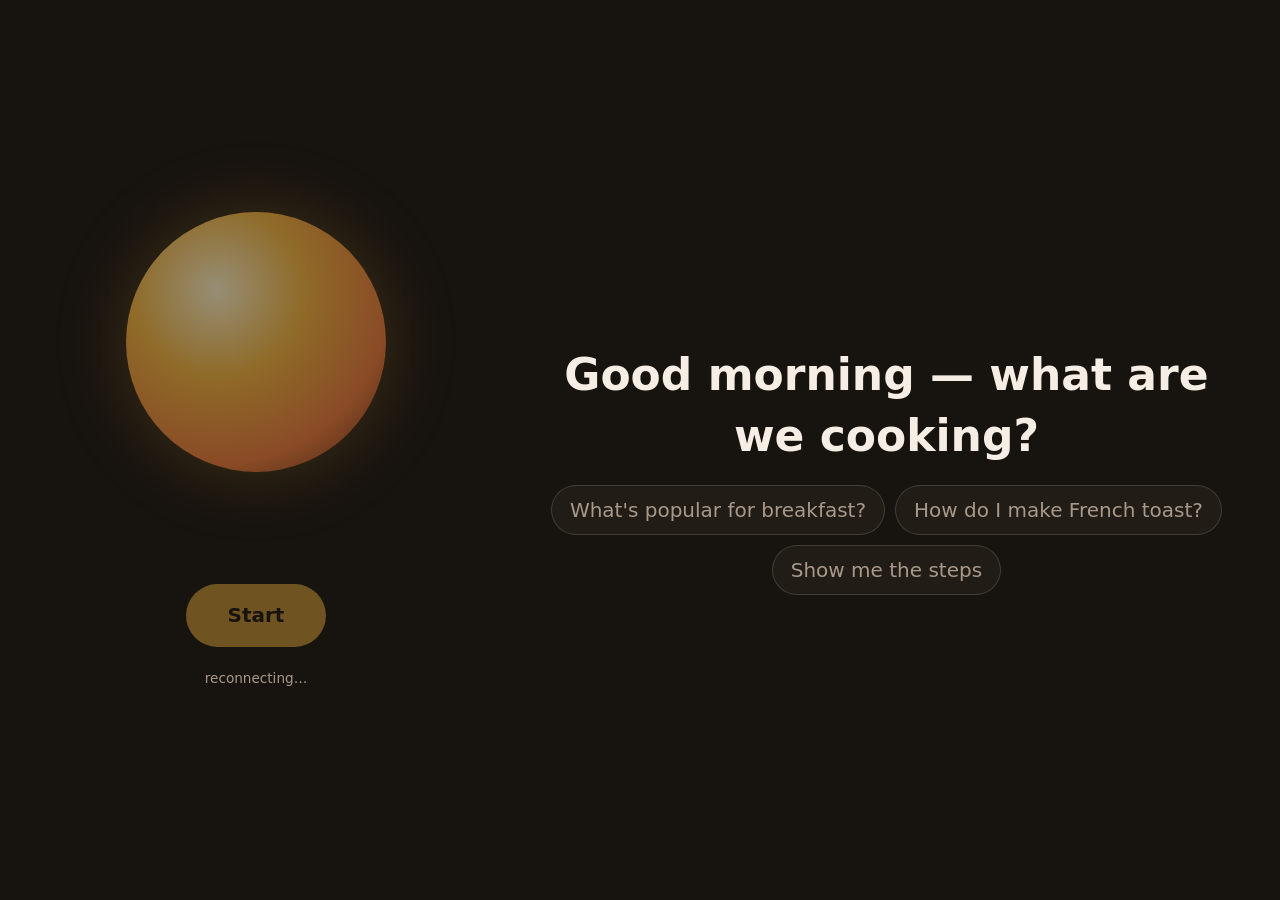
<file: web/index.html>
<!doctype html>
<html lang="en">
<head>
  <meta charset="utf-8">
  <meta name="viewport" content="width=device-width, initial-scale=1">
  <title>Breakfast voice agent</title>
  <link rel="icon" href="data:,">
  <link rel="stylesheet" href="style.css">
  <link rel="stylesheet" href="views.css">
  <script src="https://www.youtube.com/iframe_api"></script>
</head>
<body>
  <div id="caption"></div>
  <div><button id="talk" disabled>Start</button></div>
  <div id="status">connecting…</div>
  <script src="views.js"></script>
  <script src="ui.js"></script>
  <script src="app.js"></script>
</body>
</html>
</file>
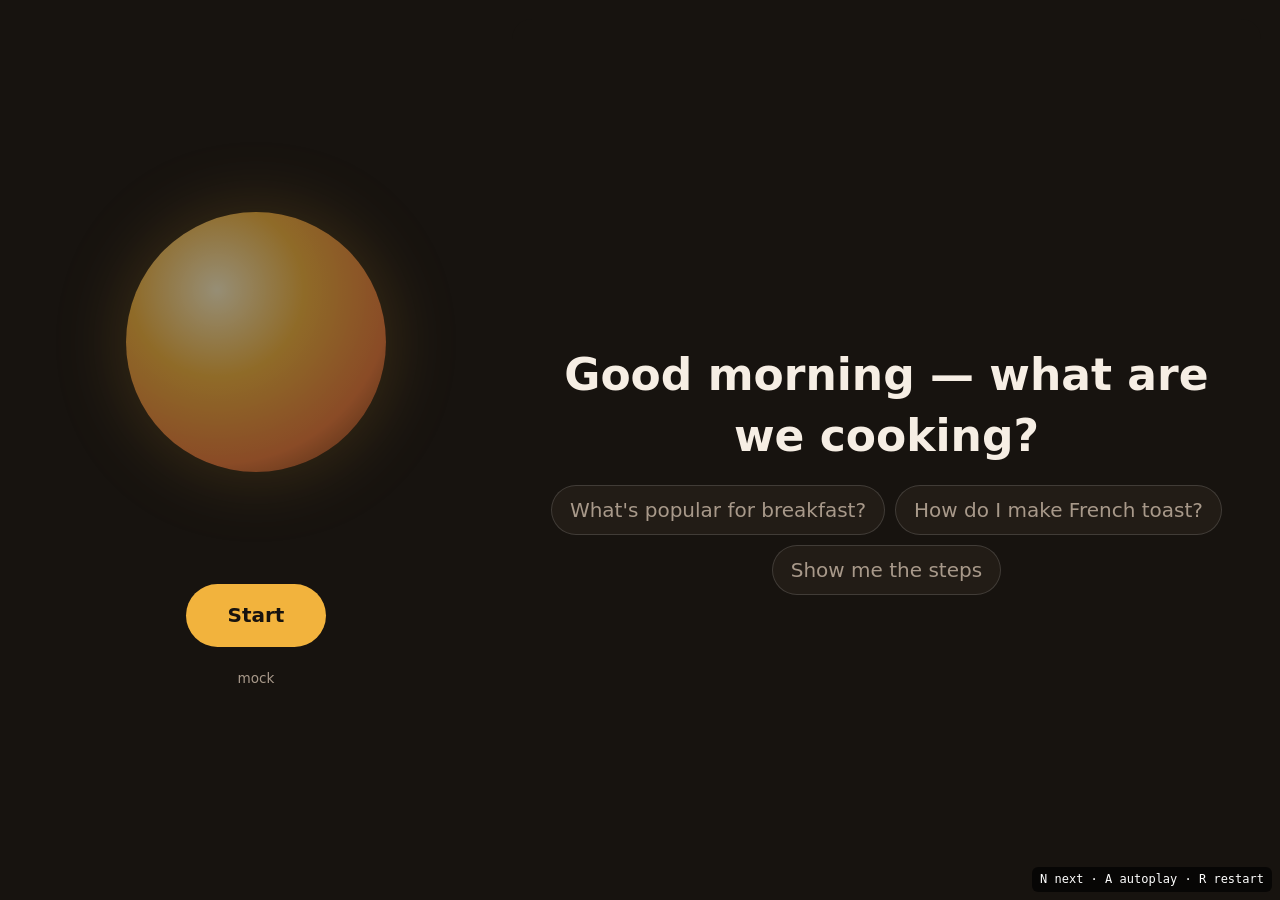
<file: web/mock.html>
<!doctype html>
<html lang="en">
<head>
  <meta charset="utf-8">
  <meta name="viewport" content="width=device-width, initial-scale=1">
  <title>Breakfast voice agent (mock)</title>
  <link rel="icon" href="data:,">
  <link rel="stylesheet" href="style.css">
  <link rel="stylesheet" href="views.css">
  <style>
    #mock-hint { position: fixed; right: 8px; bottom: 8px; z-index: 99; padding: 4px 8px; border-radius: 6px;
                 background: #000a; color: #fff; font: 12px/1.4 monospace; pointer-events: none; }
  </style>
  <script src="https://www.youtube.com/iframe_api"></script>
</head>
<body>
  <div id="caption"></div>
  <div><button id="talk">Start</button></div>
  <div id="status">mock</div>
  <div id="metrics"></div>
  <div id="mock-hint">N next · A autoplay · R restart</div>
  <script src="views.js"></script>
  <script src="ui.js"></script>
  <script src="mock.js"></script>
</body>
</html>
</file>
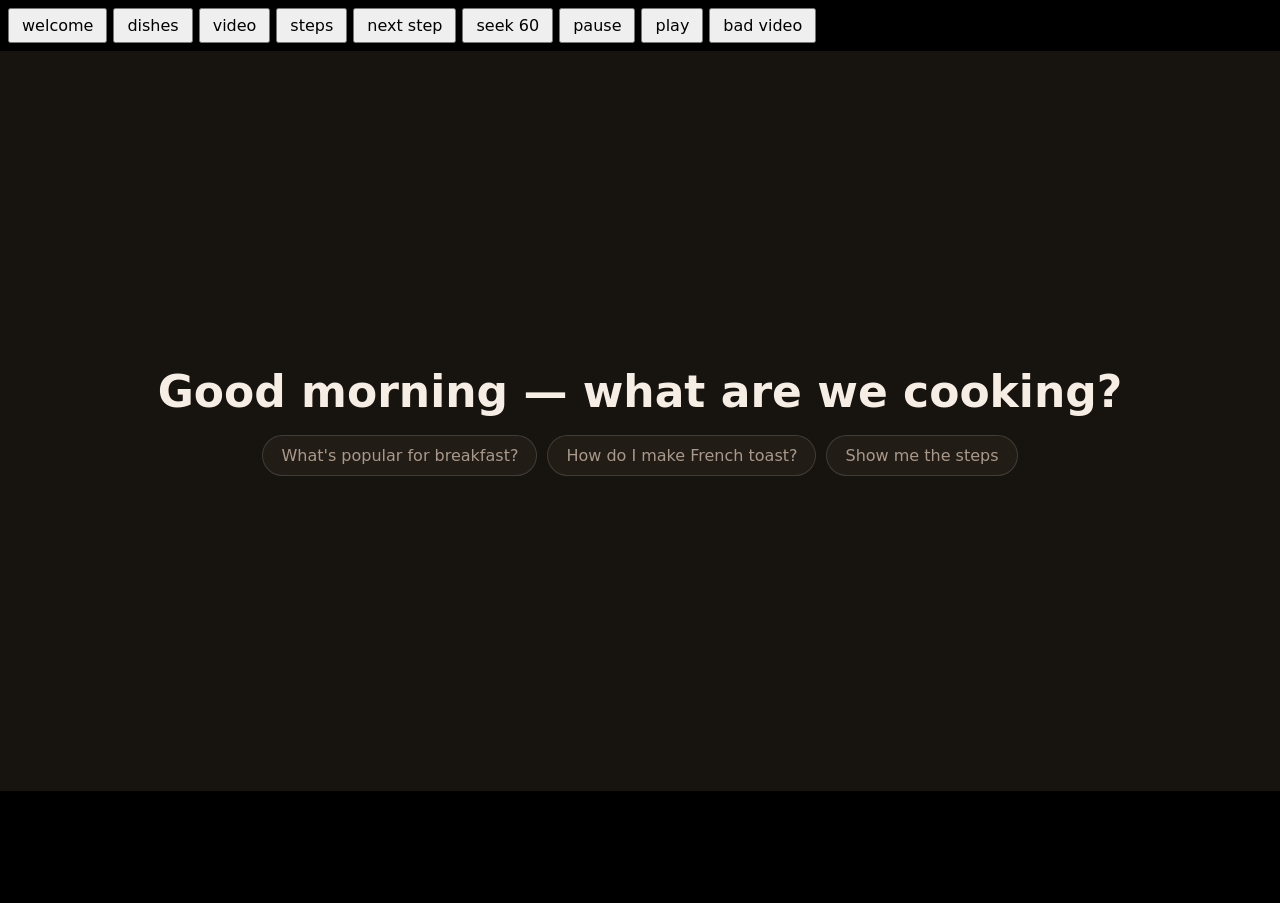
<file: web/views-dev.html>
<!doctype html>
<html lang="en">
<head>
  <meta charset="utf-8">
  <meta name="viewport" content="width=device-width, initial-scale=1">
  <title>views dev harness</title>
  <style>
    :root { --bg: #17130f; --panel: #221c16; --ink: #f6eee4; --muted: #a8998a;
            --accent: #f2b33d; --accent-2: #e8793a; --radius: 20px;
            --font: "Inter", system-ui, sans-serif; --step-size: 34px; }
    body { margin: 0; background: var(--bg); color: var(--ink); font-family: var(--font); }
    #bar { display: flex; flex-wrap: wrap; gap: 6px; padding: 8px; background: #000; }
    #bar button { font: inherit; padding: 6px 12px; cursor: pointer; }
    #stage { height: calc(100vh - 160px); }
    #log { height: 100px; overflow-y: auto; margin: 0; padding: 6px 8px; font: 12px/1.4 monospace; background: #000; color: #9f9; }
  </style>
  <link rel="stylesheet" href="views.css">
  <script src="https://www.youtube.com/iframe_api"></script>
  <script src="views.js"></script>
</head>
<body>
  <div id="bar"></div>
  <section id="stage"></section>
  <pre id="log"></pre>
  <script>
    const log = (s) => { const L = document.getElementById("log"); L.textContent += s + "\n"; L.scrollTop = 1e9; };
    Views.mount(document.getElementById("stage"));
    Views.onAction = (a) => log("onAction " + JSON.stringify(a));
    window.onerror = (m) => log("ERROR " + m);
    fetch("../fixtures/demo.json").then((r) => r.json()).then((d) => {
      let step = 0;
      const btns = {
        welcome: () => Views.show({ type: "view", view: "welcome" }),
        dishes: () => Views.show({ type: "view", view: "dishes", meals: d.meals }),
        video: () => Views.show({ type: "view", ...d.video }),
        steps: () => Views.show({ type: "view", ...d.steps }),
        "next step": () => Views.control({ type: "control", name: "goto_step", index: ++step % d.steps.steps.length }),
        "seek 60": () => Views.control({ type: "control", name: "video", cmd: "seek", t: 60 }),
        pause: () => Views.control({ type: "control", name: "video", cmd: "pause" }),
        play: () => Views.control({ type: "control", name: "video", cmd: "play" }),
        "bad video": () => Views.show({ type: "view", view: "video", dish: "Broken", main: { id: "xxxxxxxxxxx", title: "bad", thumb: d.video.main.thumb }, alternates: [] }),
      };
      for (const [k, f] of Object.entries(btns)) {
        const b = document.createElement("button"); b.textContent = k;
        b.onclick = () => { log("> " + k); f(); }; document.getElementById("bar").append(b);
      }
    });
  </script>
</body>
</html>
</file>
<file: web/style.css>
:root {
  --bg:#17130f; --panel:#221c16; --ink:#f6eee4; --muted:#a8998a; --accent:#f2b33d; --accent-2:#e8793a;
  --radius:20px; --step-size:34px; --level:0;
}
html body { display:block; margin:0; min-height:100vh; text-align:left; background:var(--bg); color:var(--ink);
  font:20px/1.4 system-ui, sans-serif; }

.ui { display:grid; grid-template-columns:minmax(0,40fr) minmax(0,60fr); height:100vh; overflow:hidden; }
.ui-left { display:flex; flex-direction:column; align-items:center; justify-content:center; gap:1.4rem;
  padding:2rem; box-sizing:border-box; text-align:center; min-width:0; }
.ui-stage { position:relative; min-height:520px; height:auto; margin:1.2rem 1.2rem 1.2rem 0; background:var(--panel);
  border-radius:var(--radius); overflow:hidden; }

/* orb */
.orb { width:min(22vw, 260px); aspect-ratio:1; border-radius:50%; flex:none;
  background:radial-gradient(circle at 35% 30%, #fff3c9 0%, var(--accent) 35%, var(--accent-2) 70%, #5a2a12 100%);
  box-shadow:0 0 60px 10px rgba(242,179,61,.25); opacity:.55; animation:breathe 4s ease-in-out infinite;
  transition:opacity .4s, box-shadow .4s, filter .4s; }
body[data-state=listening] .orb, body[data-state=hearing] .orb {
  opacity:1; box-shadow:0 0 90px 20px rgba(242,179,61,.45); animation-duration:1.6s; }
body[data-state=hearing] .orb { filter:brightness(1.15); }
body[data-state=thinking] .orb { opacity:.85; animation:swirl 2.4s linear infinite;
  background:conic-gradient(from 0deg, var(--accent), var(--accent-2), #fff3c9, var(--accent)); }
body[data-state=speaking] .orb { opacity:1; animation:none; transition:transform 60ms linear;
  transform:scale(calc(1 + var(--level) * .18));
  box-shadow:0 0 calc(60px + var(--level) * 80px) calc(10px + var(--level) * 25px) rgba(242,179,61,.5); }
@keyframes breathe { 50% { transform:scale(1.05); } }
@keyframes swirl { to { transform:rotate(360deg); } }

/* video avatar (falls back to .orb above if the video fails) */
.avatar-wrap { width:78%; max-width:560px; aspect-ratio:1280/704; flex:none; border-radius:28px; overflow:hidden;
  box-shadow:0 0 50px 6px rgba(242,179,61,.18); outline:3px solid transparent; outline-offset:4px;
  transition:box-shadow .4s, outline-color .4s, filter .4s, transform 60ms linear; filter:brightness(.8); }
.avatar { display:block; width:100%; height:100%; object-fit:cover; }
body[data-state=listening] .avatar-wrap, body[data-state=hearing] .avatar-wrap {
  filter:none; outline-color:var(--accent); box-shadow:0 0 70px 12px rgba(242,179,61,.35); }
body[data-state=thinking] .avatar-wrap { filter:brightness(.92); animation:ring 1.4s ease-in-out infinite; }
body[data-state=speaking] .avatar-wrap { filter:none; transform:scale(calc(1 + var(--level) * .04));
  box-shadow:0 0 calc(50px + var(--level) * 60px) calc(6px + var(--level) * 16px) rgba(242,179,61,calc(.25 + var(--level) * .45)); }
@keyframes ring { 50% { outline-color:var(--accent-2); box-shadow:0 0 80px 16px rgba(232,121,58,.4); } }

/* existing controls */
.ui #caption { min-height:3em; max-width:32rem; font-size:1.4rem; color:var(--ink); }
.ui #talk { font:inherit; font-weight:600; padding:1.1rem 2.6rem; border-radius:999px; border:0; cursor:pointer;
  background:var(--accent); color:var(--bg); user-select:none; touch-action:none; transition:transform .15s, background .15s; }
.ui #talk:disabled { opacity:.4; cursor:default; }
.ui #talk.on { background:#ffd27a; transform:scale(1.05); }
.ui #status { font-size:.85rem; color:var(--muted); font-variant-numeric:tabular-nums; }

@media (max-width:900px) {
  .ui { grid-template-columns:minmax(0,1fr); grid-template-rows:auto 1fr; height:auto; min-height:100vh; overflow:visible; }
  .ui-left { flex-direction:row; flex-wrap:wrap; padding:.8rem 1rem; gap:.8rem; }
  .orb { width:56px; }
  .avatar-wrap { width:120px; border-radius:14px; }
  .ui #caption { min-height:0; font-size:1rem; flex:1 1 12rem; text-align:left; }
  .ui #talk { padding:.7rem 1.6rem; }
  .ui-stage { margin:0 .6rem .6rem; }
}
</file>
<file: web/views.css>
/* Stage views. Tokens come from style.css :root; fallbacks here in case they're missing. */
.vw-stage {
  position: relative; overflow: hidden; min-height: 520px; height: 100%;
  background: var(--bg, #17130f); color: var(--ink, #f6eee4);
  font-family: var(--font, "Inter", system-ui, sans-serif);
}
.vw-pane {
  position: absolute; inset: 0; overflow-y: auto; box-sizing: border-box;
  padding: clamp(16px, 3vw, 40px);
  display: flex; flex-direction: column; gap: 18px;
  opacity: 0; visibility: hidden; transform: translateX(40px);
  transition: opacity .35s ease, transform .45s ease, visibility 0s .45s;
}
.vw-pane.active { opacity: 1; visibility: visible; transform: none; transition: opacity .35s ease, transform .45s ease; }
.vw-pane.left { transform: translateX(-60px) scale(.85); }   /* video shrinks away when steps come in */

.vw-title { margin: 0; font-size: 26px; font-weight: 700; }
.vw-sub, .vw-hint { color: var(--muted, #a8998a); font-size: 14px; margin: 0; }

.vw-stage button { font: inherit; color: inherit; }
.vw-chip {
  border: 1px solid rgba(255,255,255,.14); background: var(--panel, #221c16);
  padding: 10px 18px; border-radius: 999px; cursor: pointer; transition: background .2s, border-color .2s;
}
.vw-chip:hover { border-color: var(--accent, #f2b33d); }

/* welcome */
.vw-welcome { justify-content: center; align-items: center; text-align: center; }
.vw-greet { font-size: clamp(28px, 4vw, 44px); margin: 0; }
.vw-chips { display: flex; flex-wrap: wrap; gap: 10px; justify-content: center; }
.vw-welcome .vw-chip { color: var(--muted, #a8998a); }

/* dishes */
.vw-cards { display: grid; grid-template-columns: repeat(3, 1fr); gap: 18px; }
.vw-card {
  text-align: left; padding: 0; border: 2px solid transparent; cursor: pointer; overflow: hidden;
  background: var(--panel, #221c16); border-radius: var(--radius, 20px);
  animation: vw-in .45s ease both;
  transition: transform .3s ease, opacity .3s ease, border-color .3s ease;
}
.vw-card:hover { transform: translateY(-3px); }
.vw-card.selected { border-color: var(--accent, #f2b33d); transform: scale(1.04); }
.vw-card.faded { opacity: .35; }
.vw-img {
  aspect-ratio: 4 / 3; overflow: hidden;
  background: linear-gradient(135deg, var(--accent, #f2b33d), var(--accent-2, #e8793a));
}
.vw-img img { width: 100%; height: 100%; object-fit: cover; display: block; }
.vw-card-body { padding: 14px 16px 18px; }
.vw-card-name { margin: 0 0 6px; font-size: 20px; }
.vw-card-meta { color: var(--accent, #f2b33d); font-size: 13px; margin-bottom: 6px; }
.vw-card-desc {
  margin: 0; color: var(--muted, #a8998a); font-size: 14px; line-height: 1.45;
  display: -webkit-box; -webkit-line-clamp: 3; -webkit-box-orient: vertical; overflow: hidden;
}
@keyframes vw-in { from { opacity: 0; transform: translateY(24px); } }

/* video */
.vw-player {
  position: relative; aspect-ratio: 16 / 9; width: 100%; background: #000;
  border-radius: var(--radius, 20px); overflow: hidden;
}
.vw-player iframe, .vw-player > div { position: absolute; inset: 0; width: 100%; height: 100%; border: 0; }
.vw-fallback { position: absolute; inset: 0; display: grid; place-items: center; color: var(--ink, #f6eee4); text-decoration: none; }
.vw-fallback img { position: absolute; inset: 0; width: 100%; height: 100%; object-fit: cover; opacity: .5; }
.vw-fallback span { position: relative; background: var(--accent, #f2b33d); color: #17130f; padding: 10px 20px; border-radius: 999px; font-weight: 600; }
.vw-alts { display: flex; flex-direction: column; gap: 8px; }
.vw-alt {
  display: flex; align-items: center; gap: 12px; text-align: left; cursor: pointer;
  background: var(--panel, #221c16); border: 0; border-radius: 12px; padding: 8px;
}
.vw-alt img { width: 96px; aspect-ratio: 16 / 9; object-fit: cover; border-radius: 8px; }
.vw-alt:hover { outline: 1px solid var(--accent, #f2b33d); }

/* steps */
.vw-steps-head { display: flex; justify-content: space-between; align-items: center; gap: 12px; flex-wrap: wrap; }
.vw-progress { display: flex; align-items: center; gap: 12px; color: var(--muted, #a8998a); font-size: 14px; }
.vw-dots { display: flex; gap: 6px; }
.vw-dots i { width: 10px; height: 10px; border-radius: 50%; background: rgba(255,255,255,.18); transition: background .3s; }
.vw-dots i.done { background: var(--accent-2, #e8793a); }
.vw-dots i.on { background: var(--accent, #f2b33d); }
.vw-step {
  flex: 1; display: flex; flex-direction: column; justify-content: center; gap: 16px;
  background: var(--panel, #221c16); border-radius: var(--radius, 20px); padding: clamp(20px, 4vw, 48px);
}
.vw-step.deal, .vw-step.from-right { animation: vw-from-right .4s ease both; }
.vw-step.from-left { animation: vw-from-left .4s ease both; }
@keyframes vw-from-right { from { opacity: 0; transform: translateX(60px) rotate(2deg); } }
@keyframes vw-from-left { from { opacity: 0; transform: translateX(-60px) rotate(-2deg); } }
.vw-step-icon { font-size: 56px; line-height: 1; }
.vw-step-title { margin: 0; font-size: max(34px, var(--step-size, 34px)); line-height: 1.15; }
.vw-tags { display: flex; flex-wrap: wrap; gap: 8px; }
.vw-tag { background: rgba(242,179,61,.15); color: var(--accent, #f2b33d); padding: 5px 12px; border-radius: 999px; font-size: 14px; }
.vw-step-detail { margin: 0; font-size: 20px; line-height: 1.5; color: var(--ink, #f6eee4); opacity: .85; }
.vw-nav { display: flex; justify-content: space-between; gap: 12px; }
.vw-arrow {
  background: none; border: 0; cursor: pointer; color: var(--muted, #a8998a); font-size: 15px; padding: 8px 4px;
  max-width: 48%; white-space: nowrap; overflow: hidden; text-overflow: ellipsis;
}
.vw-arrow:hover:not(:disabled) { color: var(--ink, #f6eee4); }
.vw-arrow:disabled { opacity: .3; cursor: default; }
.vw-back { align-self: flex-end; }

@media (max-width: 700px) {
  .vw-cards { grid-template-columns: 1fr; }
  .vw-card { display: grid; grid-template-columns: 120px 1fr; }
  .vw-img { align-self: start; }
  .vw-step-icon { font-size: 44px; }
}
</file>
